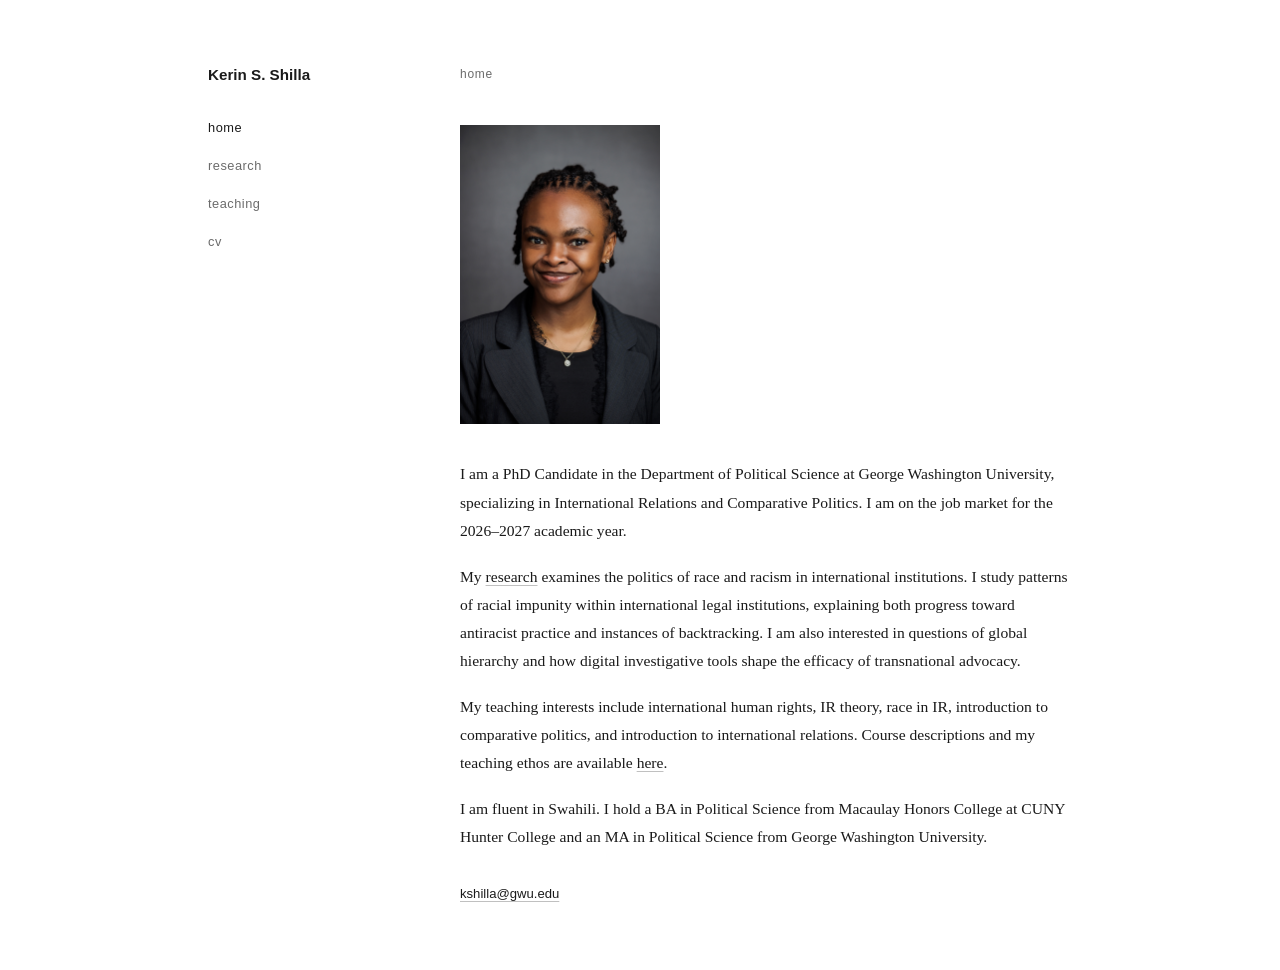
<file: index.html>
<!DOCTYPE html>
<html lang="en">
<head>
  <meta charset="UTF-8" />
  <meta name="viewport" content="width=device-width, initial-scale=1.0" />
  <title>Kerin Shilla</title>
  <meta name="description" content="PhD Candidate in Political Science at George Washington University. Research on race and racism in international institutions." />
  <link rel="stylesheet" href="assets/css/style.css" />
</head>
<body>

  <div class="container">

    <!-- ====== SIDEBAR ====== -->
    <aside class="sidebar">
      <div class="sidebar-inner">

        <div class="site-name">
          <a href="index.html">Kerin S. Shilla</a>
        </div>

        <nav>
          <ul>
            <li><a href="index.html" class="active">home</a></li>
            <li><a href="research.html">research</a></li>
            <li><a href="teaching.html">teaching</a></li>
            <li><a href="cv.html">cv</a></li>
          </ul>
        </nav>

      </div>
    </aside>

    <!-- ====== MAIN CONTENT ====== -->
    <main class="content">

      <p class="page-label">home</p>

      <img class="profile-photo" src="assets/img/photo.jpg" alt="Kerin Shilla" />

      <div class="bio">

        <p>
          I am a PhD Candidate in the Department of Political Science at
          George Washington University, specializing in International Relations
          and Comparative Politics. I am on the job market for the
          2026–2027 academic year.
        </p>

        <p>
          My <a href="research.html">research</a> examines the politics of race
          and racism in international institutions. I study patterns of racial
          impunity within international legal institutions, explaining both
          progress toward antiracist practice and instances of backtracking.
          I am also interested in questions of global hierarchy and how digital
          investigative tools shape the efficacy of transnational advocacy.
        </p>

        <p>
          My teaching interests include international human rights, IR theory,
          race in IR, introduction to comparative politics, and introduction to international relations. Course descriptions and my teaching ethos are
          available <a href="teaching.html">here</a>. 
        </p>

        <p>
          I am fluent in Swahili. I hold a BA in Political Science from Macaulay Honors College at
          CUNY Hunter College and an MA in Political Science from George
          Washington University.
        </p>

        <a class="contact-email" href="mailto:kshilla@gwu.edu">kshilla@gwu.edu</a>

      </div>

    </main>

  </div>

</body>
</html>
</file>
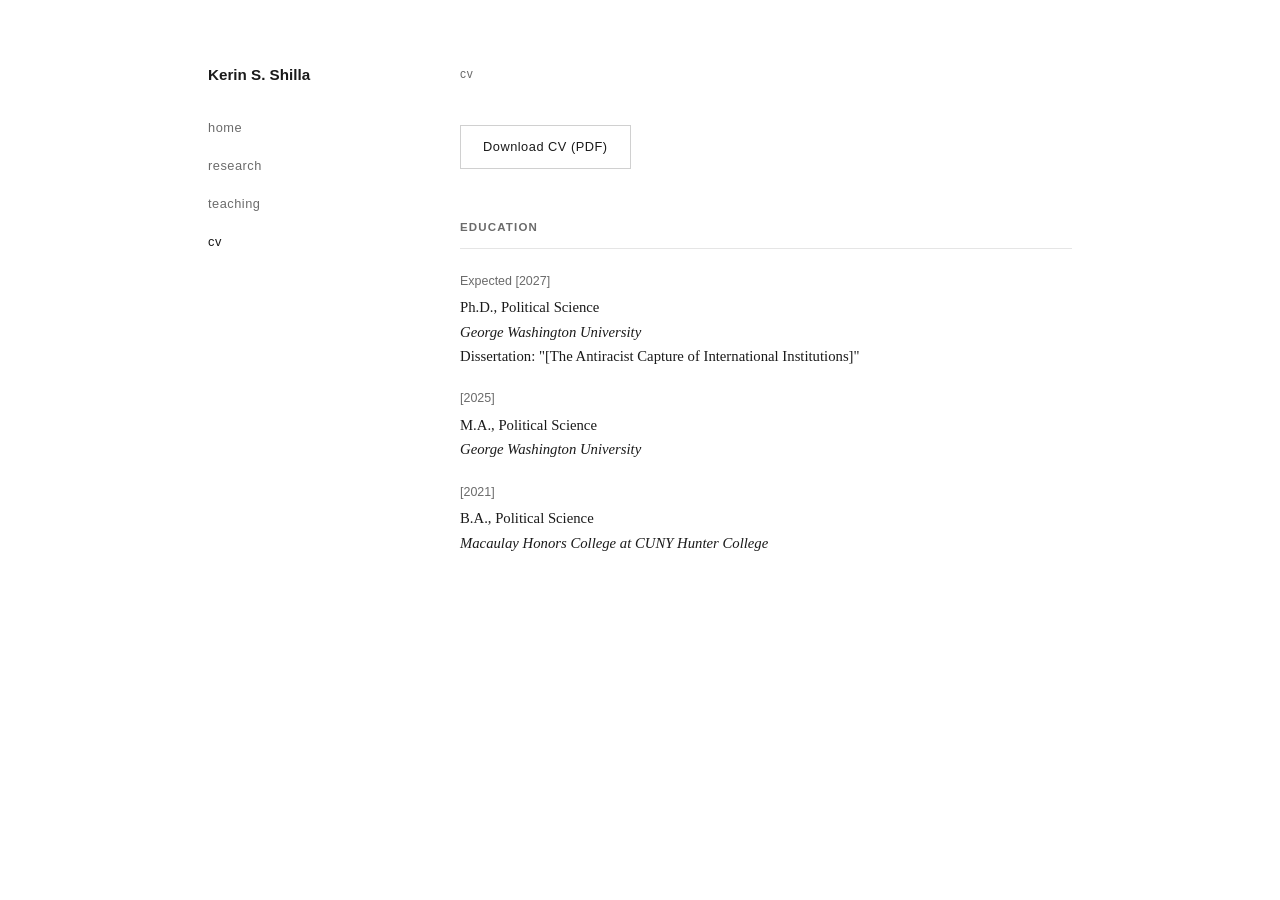
<file: cv.html>
<!DOCTYPE html>
<html lang="en">
<head>
  <meta charset="UTF-8" />
  <meta name="viewport" content="width=device-width, initial-scale=1.0" />
  <title>cv — Kerin Shilla</title>
  <link rel="stylesheet" href="assets/css/style.css" />
</head>
<body>

  <div class="container">

    <!-- ====== SIDEBAR ====== -->
    <aside class="sidebar">
      <div class="sidebar-inner">

        <div class="site-name">
          <a href="index.html">Kerin S. Shilla</a>
        </div>

        <nav>
          <ul>
            <li><a href="index.html">home</a></li>
            <li><a href="research.html">research</a></li>
            <li><a href="teaching.html">teaching</a></li>
            <li><a href="cv.html" class="active">cv</a></li>
          </ul>
        </nav>

      </div>
    </aside>

    <!-- ====== MAIN CONTENT ====== -->
    <main class="content">

      <p class="page-label">cv</p>

      <!--
        INSTRUCTIONS: Upload your CV PDF to the assets/ folder in your GitHub repo,
        name it "cv.pdf", and this download button will work automatically.
      -->
      <a class="cv-download-link" href="assets/Shilla_CV.pdf" target="_blank">
        Download CV (PDF)
      </a>

      <!-- ====== EDUCATION ====== -->
      <div class="section-block">
        <h2 class="section-heading">Education</h2>

        <div class="cv-entry">
          <div class="cv-year">Expected [2027]</div>
          <div class="cv-detail">
            Ph.D., Political Science<br />
            <em>George Washington University</em><br />
            Dissertation: "[The Antiracist Capture of International Institutions]"
          </div>
        </div>

        <div class="cv-entry">
          <div class="cv-year">[2025]</div>
          <div class="cv-detail">
            M.A., Political Science<br />
            <em>George Washington University</em>
          </div>
        </div>

        <div class="cv-entry">
          <div class="cv-year">[2021]</div>
          <div class="cv-detail">
            B.A., Political Science<br />
            <em>Macaulay Honors College at CUNY Hunter College</em>
          </div>
        </div>

      </div>

      <!-- ====== PUBLICATIONS ====== -->
      <!--
      <div class="section-block">
        <h2 class="section-heading">Publications</h2>

        <div class="cv-entry">
          <div class="cv-detail">
            <!-- EDIT: Add your publications here or delete this section -->
                <!--
            [Author(s)]. "[Title]." <em>[Journal]</em>, [vol(issue)], [year], [pages].
          </div>
        </div>
  
      </div>
 -->
      <!-- ====== WORKS IN PROGRESS ====== -->
        <!--
      <div class="section-block">
        <h2 class="section-heading">Works in Progress</h2>

        <div class="cv-entry">
          <div class="cv-detail">"[Working Paper Title]."</div>
        </div>

        <div class="cv-entry">
          <div class="cv-detail">"[Working Paper Title]." (with [Co-author])</div>
        </div>

      </div>

      <!-- ====== TEACHING ====== -->
        <!--
      <div class="section-block">
        <h2 class="section-heading">Teaching Experience</h2>

        <div class="cv-entry">
          <div class="cv-year">[Term Year]</div>
          <div class="cv-detail">
            [Role], <em>International Human Rights</em><br />
            George Washington University
          </div>
        </div>

        <div class="cv-entry">
          <div class="cv-year">[Term Year]</div>
          <div class="cv-detail">
            [Role], <em>[Course Name]</em><br />
            George Washington University
          </div>
        </div>

      </div>

      <!-- ====== CONFERENCE PRESENTATIONS ====== -->
        <!--
      <div class="section-block">
        <h2 class="section-heading">Conference Presentations</h2>

        <div class="cv-entry">
          <div class="cv-year">[Year]</div>
          <div class="cv-detail">
            "[Paper Title]." [Conference Name], [City].
          </div>
        </div>

      </div>

      <!-- ====== AWARDS & FELLOWSHIPS ====== -->
        <!--
      <div class="section-block">
        <h2 class="section-heading">Awards &amp; Fellowships</h2>

        <div class="cv-entry">
          <div class="cv-year">[Year]</div>
          <div class="cv-detail">
            [Award or Fellowship Name]<br />
            <em>[Granting Institution]</em>
          </div>
        </div>
      -->
      </div>

    </main>

  </div>

</body>
</html>
</file>
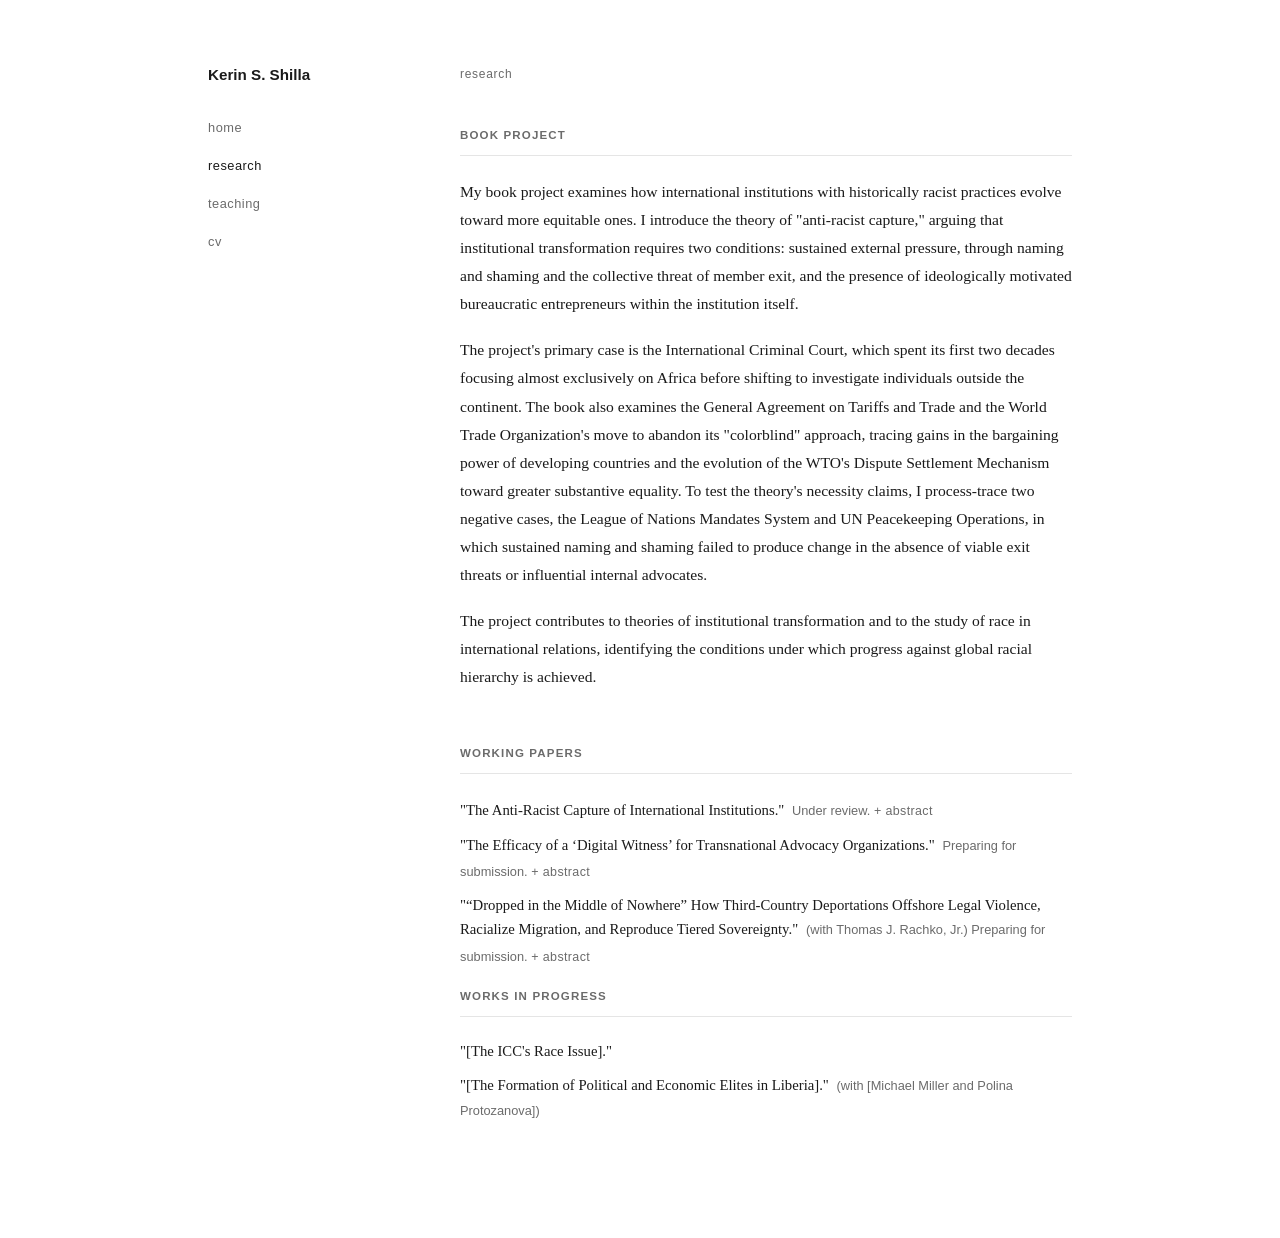
<file: research.html>
<!DOCTYPE html>
<html lang="en">
<head>
  <meta charset="UTF-8" />
  <meta name="viewport" content="width=device-width, initial-scale=1.0" />
  <title>research — Kerin Shilla</title>
  <link rel="stylesheet" href="assets/css/style.css" />
</head>
<body>

  <div class="container">

    <!-- ====== SIDEBAR ====== -->
    <aside class="sidebar">
      <div class="sidebar-inner">

        <div class="site-name">
          <a href="index.html">Kerin S. Shilla</a>
        </div>

        <nav>
          <ul>
            <li><a href="index.html">home</a></li>
            <li><a href="research.html" class="active">research</a></li>
            <li><a href="teaching.html">teaching</a></li>
            <li><a href="cv.html">cv</a></li>
          </ul>
        </nav>

      </div>
    </aside>

    <!-- ====== MAIN CONTENT ====== -->
    <main class="content">

      <p class="page-label">research</p>

      <!-- ====== BOOK PROJECT ====== -->
      <div class="section-block">
        <h2 class="section-heading">Book Project</h2>

        <div class="bio">
          <p>
            <!--
              EDIT: Replace this with your dissertation/book project description.
              2–3 sentences is ideal — your elevator pitch for the project.
            -->
            My book project examines how international institutions with 
historically racist practices evolve toward more equitable ones. I 
introduce the theory of "anti-racist capture," arguing that 
institutional transformation requires two conditions: sustained 
external pressure, through naming and shaming and the collective 
threat of member exit, and the presence of ideologically motivated 
bureaucratic entrepreneurs within the institution itself.</p>

<p>The project's primary case is the International Criminal Court, 
which spent its first two decades focusing almost exclusively on 
Africa before shifting to investigate individuals outside the 
continent. The book also examines the 
General Agreement on Tariffs and Trade and the World Trade 
Organization's move to abandon its "colorblind" approach, tracing 
gains in the bargaining power of developing countries and the 
evolution of the WTO's Dispute Settlement Mechanism toward greater 
substantive equality. To test the theory's necessity claims, I 
process-trace two negative cases, the League of Nations Mandates 
System and UN Peacekeeping Operations, in which sustained naming 
and shaming failed to produce change in the absence of viable exit 
threats or influential internal advocates.</p>

<p>The project contributes to theories of institutional 
transformation and to the study of race in international relations, 
identifying the conditions under which progress against global 
racial hierarchy is achieved.</p>
        </div>
      </div>

<!-- ====== WORKING PAPERS ====== -->
<div class="section-block">
  <h2 class="section-heading">Working Papers</h2>

        <div class="publication">
          <!--
            FORMAT:
            [Author(s)]. ([Year]). "<a href="[URL]">[Title]</a>."
            <em>[Journal Name]</em>, [Volume(Issue)], [pages].
          
          [Author(s)]. ([Year]). "<a href="#">[Article Title]</a>."
          <em>[Journal Name]</em>, [Volume(Issue)], [pages].
          -->
<!-- Paper 1 -->
  <div class="wip-item">
    <span class="wip-title">"The Anti-Racist Capture of International Institutions."</span>
    <span class="wip-note">Under review.</span>
    <div id="abstract1" style="display:none; margin-top: 8px; font-size: 0.92rem; line-height: 1.7;">
    [How do international institutions with historically racist practices evolve
      to adopt more equal practices? This paper introduces the theory of
      "anti-racist capture," arguing that this evolution is driven by two
      conjoined variables: increasing external social pressure, through naming
      and shaming and the collective threat of institutional exit, and the
      presence of ideologically motivated and critically influential bureaucratic
      entrepreneurs within the institution.
      The paper uses the International Criminal Court (ICC) as its primary case,
      analyzing its initial two-decade focus on Africa and its subsequent shift
      toward investigating and indicting individuals outside the continent,
      despite repercussions from powerful Western states. This transformation is
      attributed to a legitimacy crisis triggered by allegations of racism and
      collective threats of withdrawal from African states, coupled with the
      agency of bureaucratic elites in the Office of the Prosecutor.
      To test the theory's necessity claims, the paper process-traces two
      negative cases: the League of Nations Mandates System and UN Peacekeeping
      Operations, both of which experienced sustained naming-and-shaming on
      racial grounds without transformation, and shows that in each case the
      absence of a viable collective exit threat and/or an influential internal
      entrepreneur accounts for lack of progress. The paper also directly engages
      power politics as a rival explanation and shows where they are consistent
      with, and where they are outperformed by, the anti-racist capture account.
      The paper contributes to theories of institutional transformation, which
      have not explained why IO discriminatory practices vary within and across
      institutions, and to studies of race in international relations, which have
      identified a global racial hierarchy but not the conditions under which
      progress against it is achieved. ]
  </p>
</div>
<button onclick="toggleAbstract('abstract1', this)"
      style="margin-top: 8px; background: none; border: none; padding: 0;
             font-family: -apple-system, sans-serif; font-size: 0.78rem;
             color: #6b6b6b; cursor: pointer; letter-spacing: 0.03em;">
      + abstract
    </button>
  </div>

<!-- Paper 2 -->
<div class="wip-item">
    <span class="wip-title">"The Efficacy of a &#8216;Digital Witness&#8217; for Transnational Advocacy Organizations."</span>
    <span class="wip-note">Preparing for submission.</span>
    <div id="abstract2" style="display:none; margin-top: 8px; font-size: 0.92rem; line-height: 1.7;">
    [What is the influence of digital investigative technologies on transnational 
      advocacy organizations' (TAOs) network power? This paper argues that the 
      ability to create a "digital witness" using tools such as GIS, satellite 
      imagery, open-source intelligence, and 3D spatial reconstruction reduces 
      constraints on TAOs by broadening two forms of network power: access and 
      brokerage. TAOs using digital investigations gain greater access power by 
      becoming less constrained by the lack of vested enforcement authority, and 
      greater brokerage power by connecting otherwise inaccessible rights 
      violators — such as Russia and Sudan's Rapid Support Forces — to 
      international courts and law. The paper also demonstrates how TAOs have 
      become first movers in creating international soft law on digital 
      investigations, as evidenced by the Berkeley Protocol on Digital 
      Open-Source Investigations. Findings draw on semi-structured interviews 
      with human rights advocates and lawyers and case studies of the wars in 
      Ukraine and Sudan.]
  </p>
</div>
<button onclick="toggleAbstract('abstract2', this)"
      style="margin-top: 8px; background: none; border: none; padding: 0;
             font-family: -apple-system, sans-serif; font-size: 0.78rem;
             color: #6b6b6b; cursor: pointer; letter-spacing: 0.03em;">
      + abstract
    </button>
  </div>

<!-- Paper 3 -->
  <div class="wip-item">
    <span class="wip-title">"“Dropped in the Middle of Nowhere” How Third-Country Deportations Offshore Legal Violence, Racialize Migration, and Reproduce Tiered Sovereignty."</span>
    <span class="wip-note">(with Thomas J. Rachko, Jr.) Preparing for submission.</span>
    <div id="abstract3" style="display:none; margin-top: 8px; font-size: 0.92rem; line-height: 1.7;">
    [This paper examines how third-country deportations (the practice of 
      deporting migrants to countries where they lack citizenship or legal ties) 
      offshore legal violence and racialize migration diplomacy. IR scholarship 
      on migration diplomacy is overwhelmingly built on great power politics, 
      distinguishing between cooperative and coercive modes of migration policy. 
      We complicate this literature by asking whether the racial identity of the 
      receiving state itself functions as a form of currency: does a state's 
      position in the global racial hierarchy affect what it can extract in a 
      deal, or how much scrutiny the arrangement draws? We argue that 
      third-country deportation agreements are a contemporary expression of 
      colonial racial hierarchy, in which receiving states occupy the position 
      of the "semi-civilized"/not fully sovereign equals, but useful 
      intermediaries for powerful states. The paper draws on an original dataset 
      of global third-country deportation dyads, disaggregated by agreement type]
  </p>
</div>
<button onclick="toggleAbstract('abstract3', this)"
      style="margin-top: 8px; background: none; border: none; padding: 0;
             font-family: -apple-system, sans-serif; font-size: 0.78rem;
             color: #6b6b6b; cursor: pointer; letter-spacing: 0.03em;">
      + abstract
    </button>
  </div>

</div>

<!-- Toggle script -->
<script>
function toggleAbstract(id, btn) {
  const el = document.getElementById(id);
  if (el.style.display === 'none') {
    el.style.display = 'block';
    btn.textContent = '− abstract';
  } else {
    el.style.display = 'none';
    btn.textContent = '+ abstract';
  }
}
</script>

      <!-- ====== WORKS IN PROGRESS ====== -->
      <div class="section-block">
        <h2 class="section-heading">Works in Progress</h2>

        <!--
          EDIT: List your working papers below.
          Copy one wip-item block per paper.
        -->

        <div class="wip-item">
          <span class="wip-title">"[The ICC's Race Issue]."</span>
        </div>

        <div class="wip-item">
          <span class="wip-title">"[The Formation of Political and Economic Elites in Liberia]."</span>
          <span class="wip-note">(with [Michael Miller and Polina Protozanova])</span>
        </div>
        
        <!--
        <div class="wip-item">
          <span class="wip-title">"[Paper Title]."</span>
          <span class="wip-note">Under review.</span>
        </div>
        -->
      </div>

    </main>

  </div>

</body>
</html>
</file>
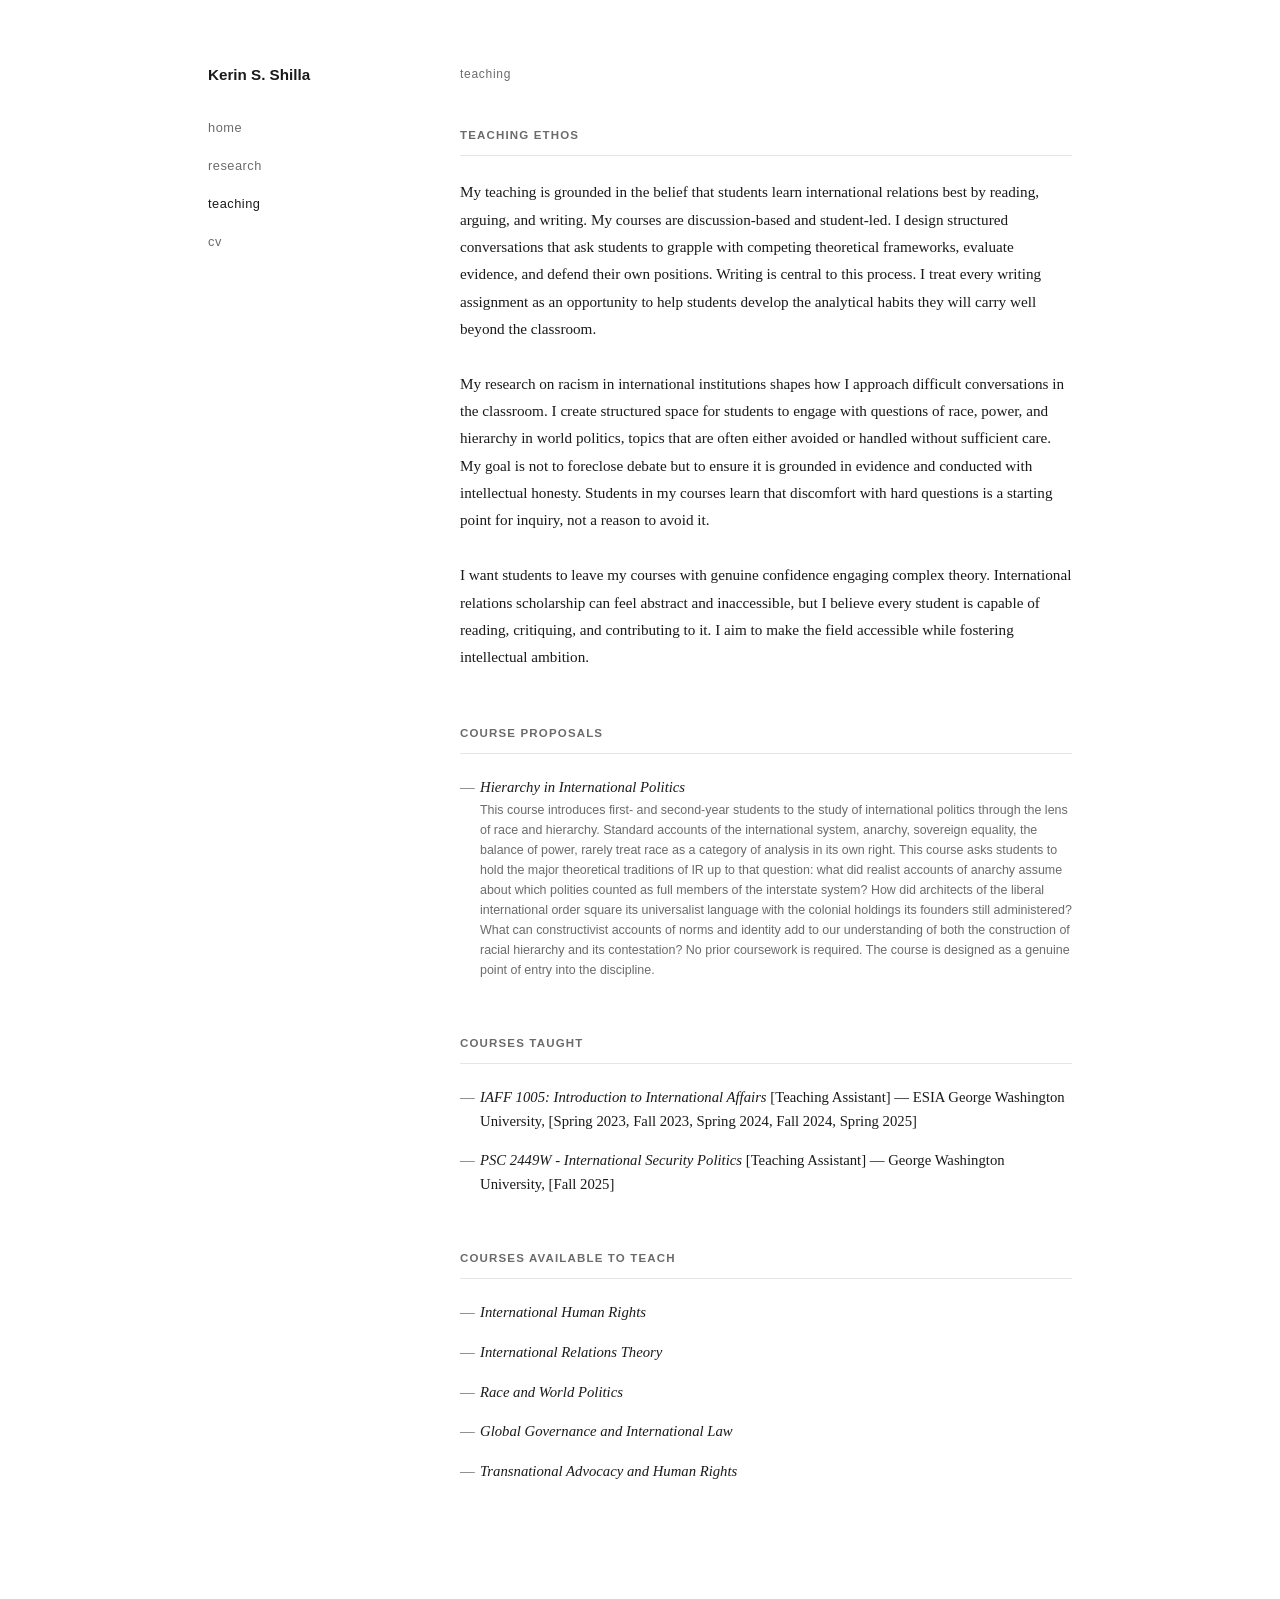
<file: teaching.html>
<!DOCTYPE html>
<html lang="en">
<head>
  <meta charset="UTF-8" />
  <meta name="viewport" content="width=device-width, initial-scale=1.0" />
  <title>teaching — Kerin Shilla</title>
  <link rel="stylesheet" href="assets/css/style.css" />
</head>
<body>

  <div class="container">

    <!-- ====== SIDEBAR ====== -->
    <aside class="sidebar">
      <div class="sidebar-inner">

        <div class="site-name">
          <a href="index.html">Kerin S. Shilla</a>
        </div>

        <nav>
          <ul>
            <li><a href="index.html">home</a></li>
            <li><a href="research.html">research</a></li>
            <li><a href="teaching.html" class="active">teaching</a></li>
            <li><a href="cv.html">cv</a></li>
          </ul>
        </nav>

      </div>
    </aside>

    <!-- ====== MAIN CONTENT ====== -->
    <main class="content">

      <p class="page-label">teaching</p>

      <!-- ====== TEACHING  ====== -->
      <div class="section-block">
        <h2 class="section-heading">Teaching Ethos</h2>

        <div class="teaching-intro">
          <p>
            <!--
              EDIT: Write your teaching philosophy here.
              2–3 paragraphs is ideal. Consider: What is your core commitment
              as a teacher? How do you approach contested topics in the classroom?
              How does your research inform your teaching?
            -->
  <p>My teaching is grounded in the belief that students learn 
international relations best by reading, 
arguing, and writing. My courses are 
discussion-based and student-led. I design structured conversations that ask students 
to grapple with competing theoretical frameworks, evaluate 
evidence, and defend their own positions. Writing is central to 
this process. I treat every writing assignment as an opportunity 
to help students develop the analytical habits they will carry 
well beyond the classroom.</p>
<br>
  <p>My research on racism in international institutions 
shapes how I approach difficult conversations in the classroom. 
I create structured space for students to engage with questions 
of race, power, and hierarchy in world politics, topics that 
are often either avoided or handled without sufficient care. My 
goal is not to foreclose debate but to ensure it is grounded in 
evidence and conducted with intellectual honesty. Students in my 
courses learn that discomfort with hard questions is a starting 
point for inquiry, not a reason to avoid it.</p>
<br>
  <p>I want students to leave my courses with genuine 
confidence engaging complex theory. International relations 
scholarship can feel abstract and inaccessible, but I believe 
every student is capable of 
reading, critiquing, and contributing to it. I aim to make the field accessible while fostering intellectual ambition.</p>
          </p>
        </div>
      </div>
<!-- ====== COURSE PROPOSALS ====== -->
<div class="section-block">
  <h2 class="section-heading">Course Proposals</h2>

  <ul class="course-list">

    <li>
      <span class="course-title">Hierarchy in International Politics</span>
      <span class="course-role">
        This course introduces first- and second-year students 
        to the study of international politics through the lens of race and hierarchy.
        Standard accounts of the international system, anarchy, sovereign equality, 
        the balance of power, rarely treat race as a category of analysis in its own right.
        This course asks students to hold the major theoretical traditions of IR up to that question:
        what did realist accounts of anarchy assume about which polities counted as full members of the interstate system?
        How did architects of the liberal international order square its universalist language with the colonial holdings
        its founders still administered? 
        What can constructivist accounts of norms and identity add to our understanding of both
        the construction of racial hierarchy and its contestation? No prior coursework is required. 
        The course is designed as a genuine point of entry into the discipline.
      </span>
    </li>

  </ul>
</div>
  
      <!-- ====== COURSES TAUGHT ====== -->
      <div class="section-block">
        <h2 class="section-heading">Courses Taught</h2>

        <ul class="course-list">

          <li>
            <span class="course-title">IAFF 1005: Introduction to International Affairs</span>
            <span class="x">
              [Teaching Assistant] — ESIA George Washington University, [Spring 2023, Fall 2023, Spring 2024, Fall 2024, Spring 2025]
            </span>
          </li>

          <li>
            <span class="course-title">PSC 2449W - International Security Politics</span>
            <span class="x">
              [Teaching Assistant] — George Washington University, [Fall 2025]
            </span>
          </li>
          <!--
          <li>
            <span class="course-title">Race in International Relations</span>
            <span class="course-role">
              [Role] — George Washington University, [Term Year]
            </span>
          </li>

          EDIT: Add or remove courses to match your actual record -->

        </ul>
      </div>

      <!-- ====== COURSES AVAILABLE TO TEACH ====== -->
      <div class="section-block">
        <h2 class="section-heading">Courses Available to Teach</h2>

        <ul class="course-list">
          <li><span class="course-title">International Human Rights</span></li>
          <li><span class="course-title">International Relations Theory</span></li>
          <li><span class="course-title">Race and World Politics</span></li>
          <li><span class="course-title">Global Governance and International Law</span></li>
          <li><span class="course-title">Transnational Advocacy and Human Rights</span></li>
          <!-- EDIT: Adjust to match your actual teaching interests -->
        </ul>
      </div>

    </main>

  </div>

</body>
</html>
</file>
<file: assets/css/style.css>
/* =============================================
   Academic Personal Website — style.css
   Modeled on biancafreeman.com aesthetic
   ============================================= */

*, *::before, *::after {
  box-sizing: border-box;
  margin: 0;
  padding: 0;
}

:root {
  --color-bg: #ffffff;
  --color-text: #1a1a1a;
  --color-muted: #6b6b6b;
  --color-rule: #e5e5e5;
  --font-serif: Georgia, 'Times New Roman', serif;
  --font-sans: -apple-system, BlinkMacSystemFont, 'Helvetica Neue', Helvetica, Arial, sans-serif;
}

html { font-size: 16px; }

body {
  background: var(--color-bg);
  color: var(--color-text);
  font-family: var(--font-serif);
  line-height: 1.75;
  -webkit-font-smoothing: antialiased;
}

/* ---- Layout ---- */
.container {
  display: flex;
  max-width: 960px;
  margin: 0 auto;
  padding: 64px 48px;
  gap: 72px;
  min-height: 100vh;
}

/* ---- Sidebar ---- */
.sidebar {
  width: 180px;
  flex-shrink: 0;
}

.sidebar-inner {
  position: sticky;
  top: 64px;
}

.site-name {
  font-family: var(--font-sans);
  font-size: 0.95rem;
  font-weight: 600;
  line-height: 1.4;
  margin-bottom: 28px;
}

.site-name a {
  color: var(--color-text);
  text-decoration: none;
}

.site-name a:hover { color: var(--color-muted); }

nav ul { list-style: none; }

nav ul li { margin-bottom: 10px; }

nav ul li a {
  font-family: var(--font-sans);
  font-size: 0.8rem;
  color: var(--color-muted);
  text-decoration: none;
  letter-spacing: 0.04em;
  text-transform: lowercase;
  transition: color 0.15s;
}

nav ul li a:hover,
nav ul li a.active {
  color: var(--color-text);
}

/* ---- Main Content ---- */
.content {
  flex: 1;
  max-width: 620px;
}

.page-label {
  font-family: var(--font-sans);
  font-size: 0.75rem;
  font-weight: 400;
  color: var(--color-muted);
  letter-spacing: 0.06em;
  text-transform: lowercase;
  margin-bottom: 40px;
}

/* ---- Home / Bio ---- */
.profile-photo {
  width: 200px;
  height: auto;
  display: block;
  margin-bottom: 36px;
  /* Optional: slight desaturation for a refined look */
  filter: grayscale(8%);
}

.photo-placeholder {
  width: 200px;
  height: 240px;
  background: #f0f0f0;
  display: flex;
  align-items: center;
  justify-content: center;
  margin-bottom: 36px;
  font-family: var(--font-sans);
  font-size: 0.75rem;
  color: var(--color-muted);
  text-align: center;
  padding: 16px;
}

.bio p {
  font-size: 0.975rem;
  line-height: 1.8;
  margin-bottom: 1.15em;
  color: var(--color-text);
}

.bio p:last-of-type { margin-bottom: 0; }

.bio a {
  color: var(--color-text);
  text-decoration: underline;
  text-underline-offset: 3px;
  text-decoration-color: #c0c0c0;
  transition: text-decoration-color 0.15s;
}

.bio a:hover { text-decoration-color: var(--color-text); }

.contact-email {
  display: block;
  font-family: var(--font-sans);
  font-size: 0.82rem;
  color: var(--color-muted);
  margin-top: 32px;
  text-decoration: none;
}

.contact-email:hover { color: var(--color-text); }

/* ---- Section Headings (Research, Teaching, CV) ---- */
.section-block { margin-bottom: 52px; }

.section-heading {
  font-family: var(--font-sans);
  font-size: 0.72rem;
  font-weight: 600;
  letter-spacing: 0.1em;
  text-transform: uppercase;
  color: var(--color-muted);
  margin-bottom: 22px;
  padding-bottom: 10px;
  border-bottom: 1px solid var(--color-rule);
}

/* ---- Research ---- */
.publication {
  margin-bottom: 18px;
  font-size: 0.92rem;
  line-height: 1.7;
}

.publication a {
  color: var(--color-text);
  font-weight: 500;
  text-decoration: underline;
  text-underline-offset: 3px;
  text-decoration-color: #c0c0c0;
}

.publication a:hover { text-decoration-color: var(--color-text); }

.wip-item {
  margin-bottom: 10px;
  font-size: 0.92rem;
  line-height: 1.65;
}

.wip-item .wip-title { font-weight: 500; }

.wip-item .wip-note {
  font-family: var(--font-sans);
  font-size: 0.8rem;
  color: var(--color-muted);
  margin-left: 4px;
}

/* ---- Teaching ---- */
.teaching-intro {
  font-size: 0.95rem;
  line-height: 1.8;
  margin-bottom: 28px;
}

.teaching-intro a {
  color: var(--color-text);
  text-decoration: underline;
  text-underline-offset: 3px;
  text-decoration-color: #c0c0c0;
}

.course-list { list-style: none; }

.course-list li {
  font-size: 0.92rem;
  line-height: 1.6;
  margin-bottom: 16px;
  padding-left: 20px;
  position: relative;
}

.course-list li::before {
  content: "—";
  position: absolute;
  left: 0;
  color: var(--color-muted);
}

.course-title { font-style: italic; }

.course-role {
  font-family: var(--font-sans);
  font-size: 0.78rem;
  color: var(--color-muted);
  margin-top: 2px;
  display: block;
}

/* ---- CV ---- */
.cv-download-link {
  display: inline-block;
  font-family: var(--font-sans);
  font-size: 0.8rem;
  letter-spacing: 0.04em;
  color: var(--color-text);
  border: 1px solid #d0d0d0;
  padding: 10px 22px;
  text-decoration: none;
  margin-bottom: 48px;
  transition: background 0.15s;
}

.cv-download-link:hover { background: #f7f7f7; }

.cv-entry { margin-bottom: 20px; }

.cv-entry .cv-year {
  font-family: var(--font-sans);
  font-size: 0.78rem;
  color: var(--color-muted);
  margin-bottom: 3px;
}

.cv-entry .cv-detail {
  font-size: 0.92rem;
  line-height: 1.65;
}

.cv-entry .cv-detail em {
  font-style: italic;
}

/* ---- Mobile ---- */
@media (max-width: 680px) {
  .container {
    flex-direction: column;
    padding: 40px 24px;
    gap: 36px;
  }

  .sidebar { width: 100%; }

  .sidebar-inner { position: static; }

  .site-name { margin-bottom: 14px; }

  nav ul {
    display: flex;
    flex-wrap: wrap;
    gap: 16px;
  }

  nav ul li { margin-bottom: 0; }

  .profile-photo,
  .photo-placeholder { width: 150px; }

  .photo-placeholder { height: 180px; }
}
</file>
